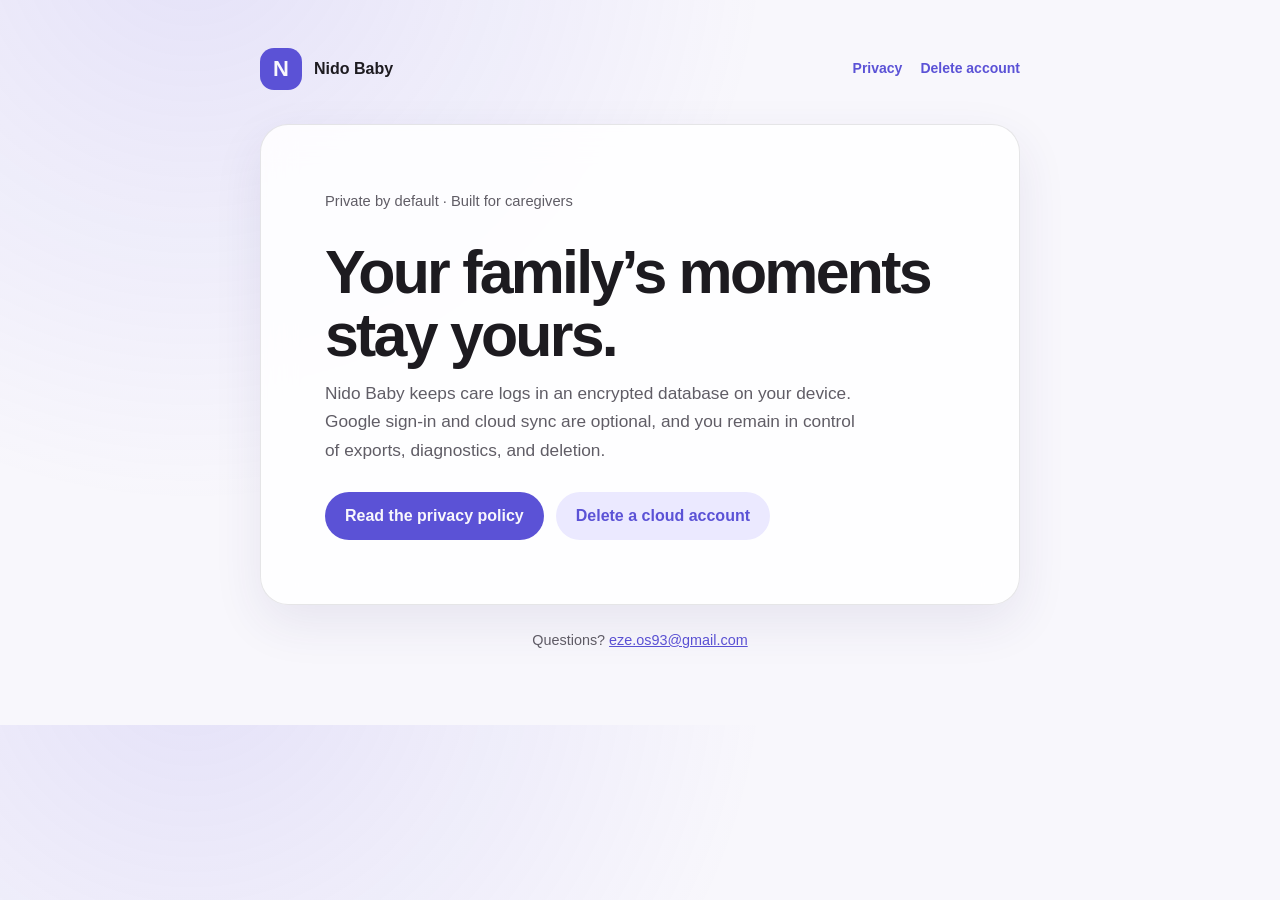
<file: index.html>
<!doctype html>
<html lang="en">
<head>
  <meta charset="utf-8">
  <meta name="viewport" content="width=device-width, initial-scale=1">
  <meta name="description" content="Privacy and account controls for Nido Baby.">
  <title>Nido Baby — Privacy & account controls</title>
  <link rel="stylesheet" href="styles.css">
</head>
<body>
  <main>
    <nav>
      <a class="brand" href="./"><span class="mark" aria-hidden="true">N</span>Nido Baby</a>
      <div class="links"><a href="privacy/">Privacy</a><a href="delete-account/">Delete account</a></div>
    </nav>
    <section class="hero">
      <p class="meta">Private by default · Built for caregivers</p>
      <h1>Your family’s moments stay yours.</h1>
      <p class="lede">Nido Baby keeps care logs in an encrypted database on your device. Google sign-in and cloud sync are optional, and you remain in control of exports, diagnostics, and deletion.</p>
      <div class="actions">
        <a class="button" href="privacy/">Read the privacy policy</a>
        <a class="button secondary" href="delete-account/">Delete a cloud account</a>
      </div>
    </section>
    <footer>Questions? <a href="mailto:eze.os93@gmail.com">eze.os93@gmail.com</a></footer>
  </main>
</body>
</html>
</file>
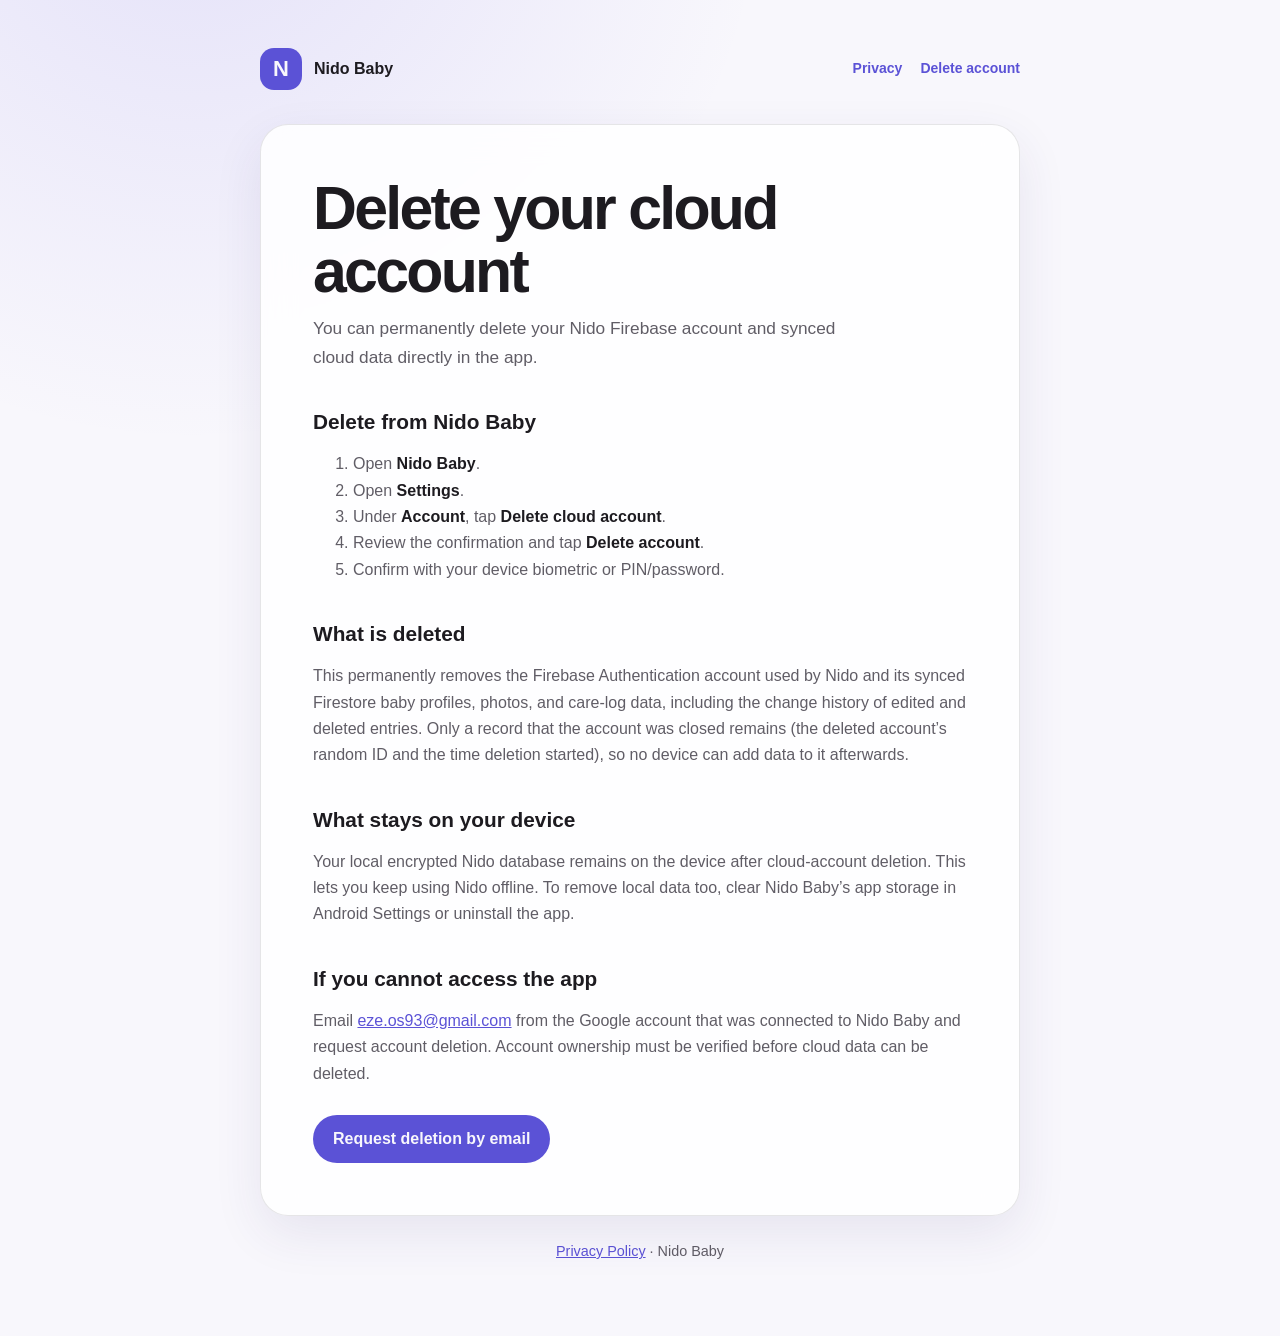
<file: delete-account/index.html>
<!doctype html>
<html lang="en">
<head>
  <meta charset="utf-8">
  <meta name="viewport" content="width=device-width, initial-scale=1">
  <meta name="description" content="How to delete a Nido Baby cloud account and synced data.">
  <title>Delete your account — Nido Baby</title>
  <link rel="stylesheet" href="../styles.css">
</head>
<body>
  <main>
    <nav>
      <a class="brand" href="../"><span class="mark" aria-hidden="true">N</span>Nido Baby</a>
      <div class="links"><a href="../privacy/">Privacy</a><a href="./" aria-current="page">Delete account</a></div>
    </nav>
    <article>
      <h1>Delete your cloud account</h1>
      <p class="lede">You can permanently delete your Nido Firebase account and synced cloud data directly in the app.</p>

      <h2>Delete from Nido Baby</h2>
      <ol>
        <li>Open <strong>Nido Baby</strong>.</li>
        <li>Open <strong>Settings</strong>.</li>
        <li>Under <strong>Account</strong>, tap <strong>Delete cloud account</strong>.</li>
        <li>Review the confirmation and tap <strong>Delete account</strong>.</li>
        <li>Confirm with your device biometric or PIN/password.</li>
      </ol>

      <h2>What is deleted</h2>
      <p>This permanently removes the Firebase Authentication account used by Nido and its synced Firestore baby profiles, photos, and care-log data, including the change history of edited and deleted entries. Only a record that the account was closed remains (the deleted account’s random ID and the time deletion started), so no device can add data to it afterwards.</p>

      <h2>What stays on your device</h2>
      <p>Your local encrypted Nido database remains on the device after cloud-account deletion. This lets you keep using Nido offline. To remove local data too, clear Nido Baby’s app storage in Android Settings or uninstall the app.</p>

      <h2>If you cannot access the app</h2>
      <p>Email <a href="mailto:eze.os93@gmail.com">eze.os93@gmail.com</a> from the Google account that was connected to Nido Baby and request account deletion. Account ownership must be verified before cloud data can be deleted.</p>

      <div class="actions"><a class="button" href="mailto:eze.os93@gmail.com?subject=Nido%20Baby%20account%20deletion">Request deletion by email</a></div>
    </article>
    <footer><a href="../privacy/">Privacy Policy</a> · Nido Baby</footer>
  </main>
</body>
</html>
</file>
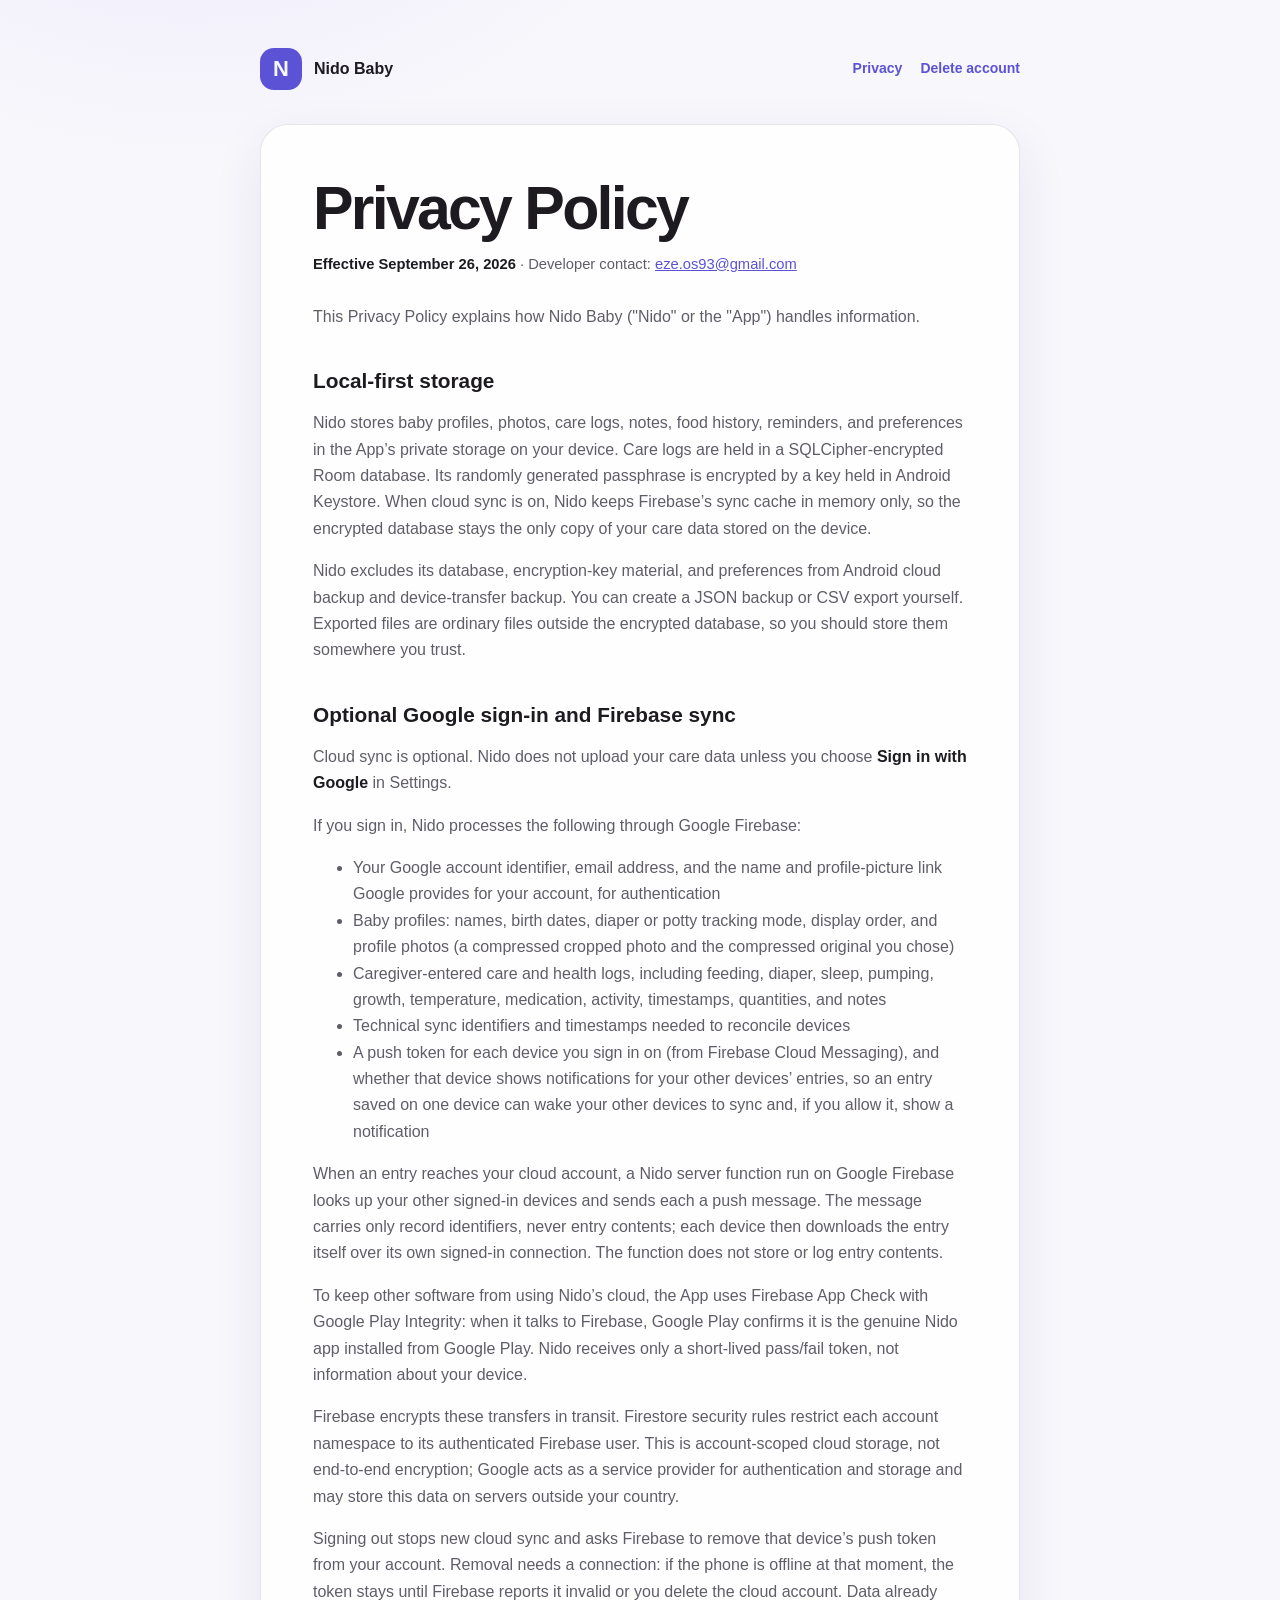
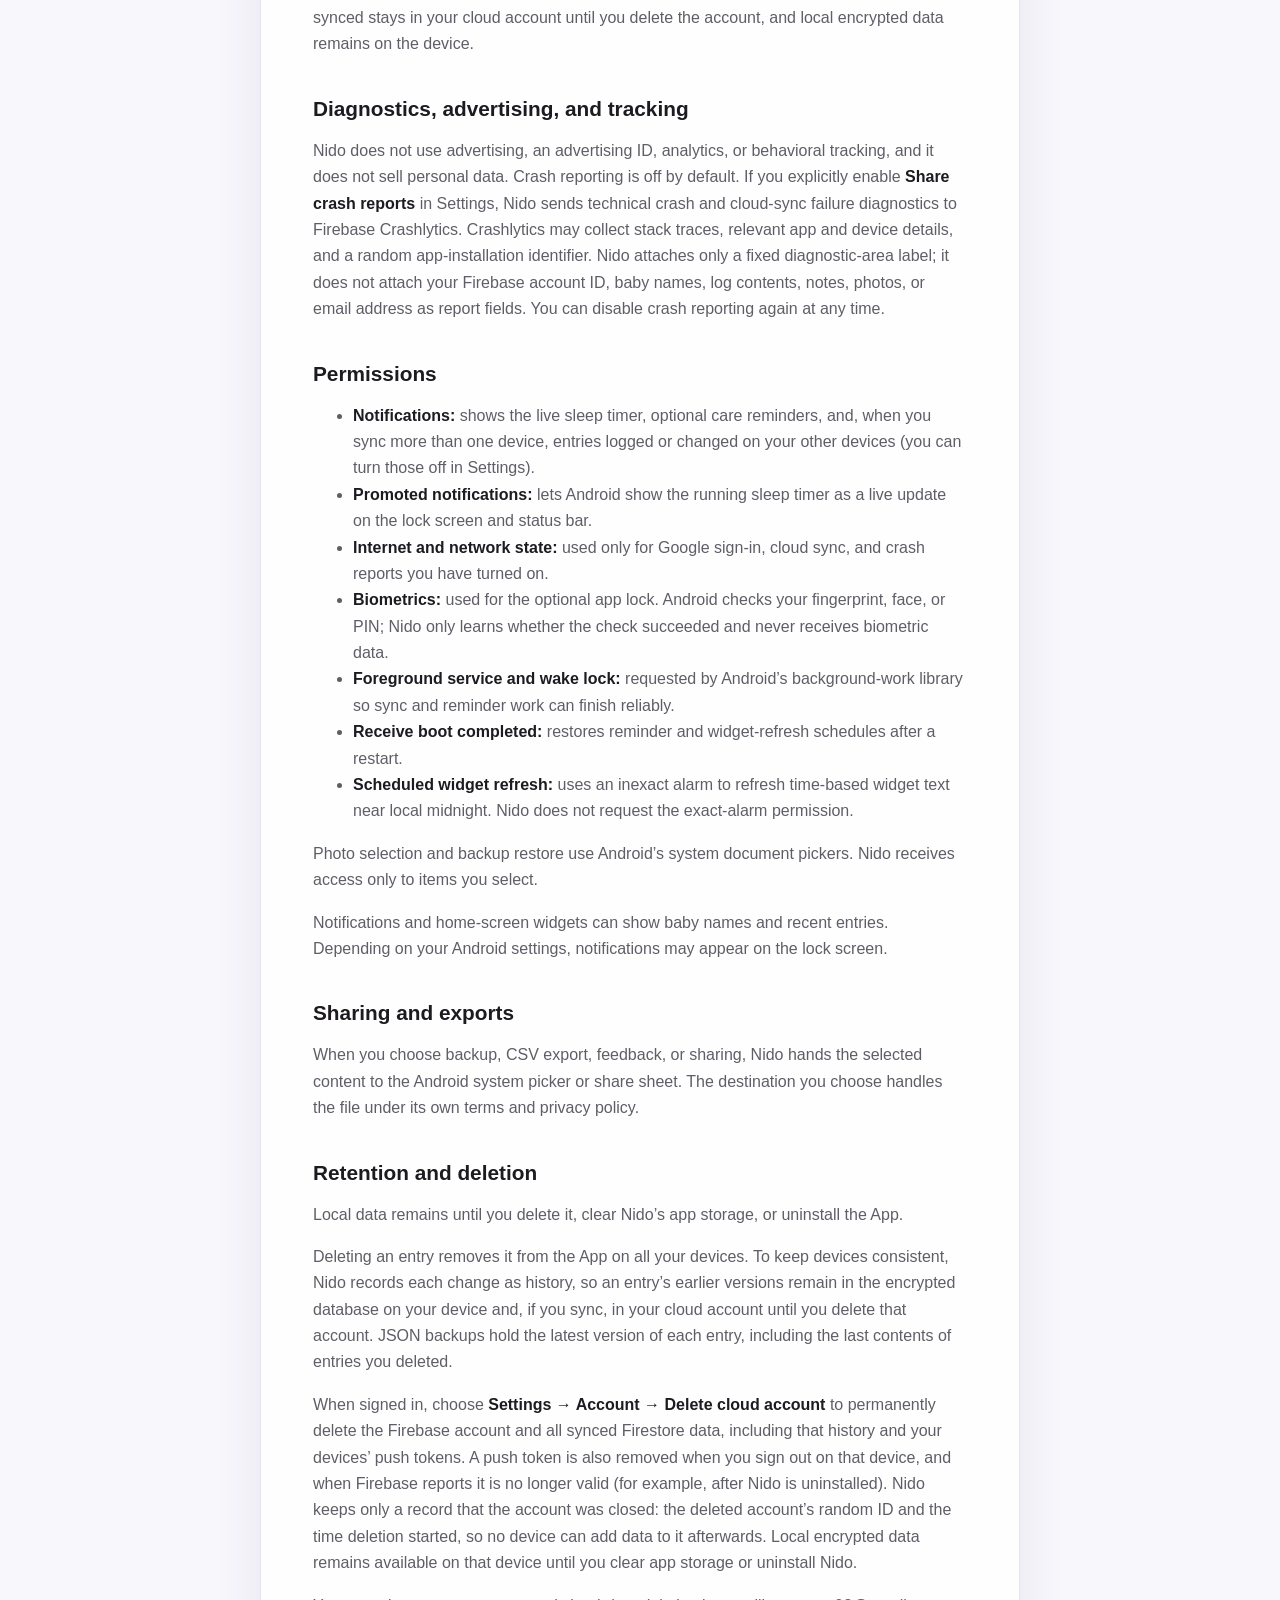
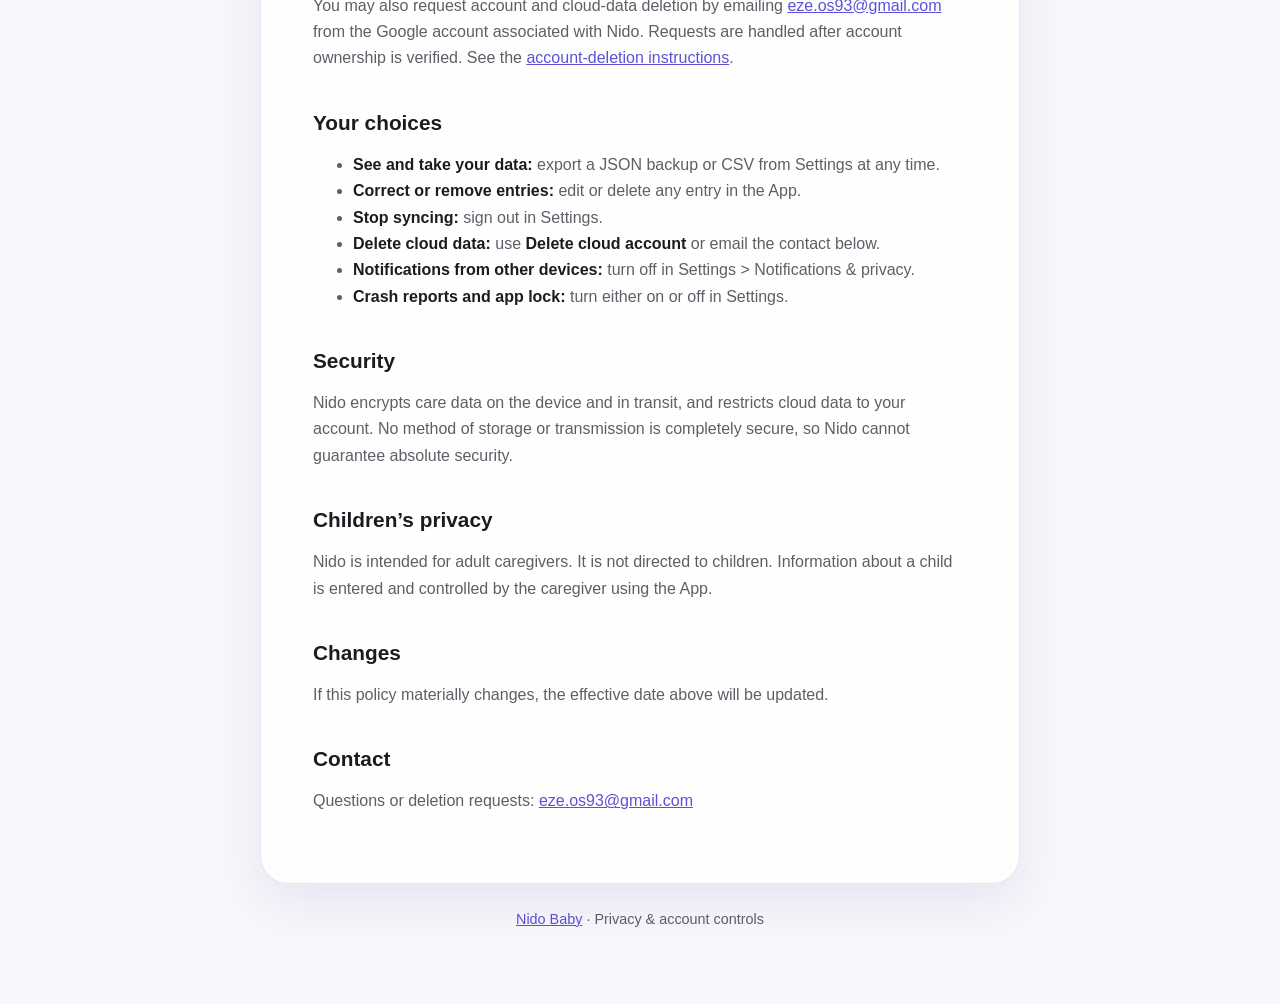
<file: privacy/index.html>
<!doctype html>
<html lang="en">
<head>
  <meta charset="utf-8">
  <meta name="viewport" content="width=device-width, initial-scale=1">
  <meta name="description" content="Nido Baby privacy policy.">
  <title>Privacy Policy — Nido Baby</title>
  <link rel="stylesheet" href="../styles.css">
</head>
<body>
  <main>
    <nav>
      <a class="brand" href="../"><span class="mark" aria-hidden="true">N</span>Nido Baby</a>
      <div class="links"><a href="./" aria-current="page">Privacy</a><a href="../delete-account/">Delete account</a></div>
    </nav>
    <article>
      <h1>Privacy Policy</h1>
      <p class="meta"><strong>Effective September 26, 2026</strong> · Developer contact: <a href="mailto:eze.os93@gmail.com">eze.os93@gmail.com</a></p>

      <p>This Privacy Policy explains how Nido Baby ("Nido" or the "App") handles information.</p>
      <h2>Local-first storage</h2>
      <p>Nido stores baby profiles, photos, care logs, notes, food history, reminders, and preferences in the App’s private storage on your device. Care logs are held in a SQLCipher-encrypted Room database. Its randomly generated passphrase is encrypted by a key held in Android Keystore. When cloud sync is on, Nido keeps Firebase’s sync cache in memory only, so the encrypted database stays the only copy of your care data stored on the device.</p>
      <p>Nido excludes its database, encryption-key material, and preferences from Android cloud backup and device-transfer backup. You can create a JSON backup or CSV export yourself. Exported files are ordinary files outside the encrypted database, so you should store them somewhere you trust.</p>
      <h2>Optional Google sign-in and Firebase sync</h2>
      <p>Cloud sync is optional. Nido does not upload your care data unless you choose <strong>Sign in with Google</strong> in Settings.</p>
      <p>If you sign in, Nido processes the following through Google Firebase:</p>
      <ul>
        <li>Your Google account identifier, email address, and the name and profile-picture link Google provides for your account, for authentication</li>
        <li>Baby profiles: names, birth dates, diaper or potty tracking mode, display order, and profile photos (a compressed cropped photo and the compressed original you chose)</li>
        <li>Caregiver-entered care and health logs, including feeding, diaper, sleep, pumping, growth, temperature, medication, activity, timestamps, quantities, and notes</li>
        <li>Technical sync identifiers and timestamps needed to reconcile devices</li>
        <li>A push token for each device you sign in on (from Firebase Cloud Messaging), and whether that device shows notifications for your other devices’ entries, so an entry saved on one device can wake your other devices to sync and, if you allow it, show a notification</li>
      </ul>
      <p>When an entry reaches your cloud account, a Nido server function run on Google Firebase looks up your other signed-in devices and sends each a push message. The message carries only record identifiers, never entry contents; each device then downloads the entry itself over its own signed-in connection. The function does not store or log entry contents.</p>
      <p>To keep other software from using Nido’s cloud, the App uses Firebase App Check with Google Play Integrity: when it talks to Firebase, Google Play confirms it is the genuine Nido app installed from Google Play. Nido receives only a short-lived pass/fail token, not information about your device.</p>
      <p>Firebase encrypts these transfers in transit. Firestore security rules restrict each account namespace to its authenticated Firebase user. This is account-scoped cloud storage, not end-to-end encryption; Google acts as a service provider for authentication and storage and may store this data on servers outside your country.</p>
      <p>Signing out stops new cloud sync and asks Firebase to remove that device’s push token from your account. Removal needs a connection: if the phone is offline at that moment, the token stays until Firebase reports it invalid or you delete the cloud account. Data already synced stays in your cloud account until you delete the account, and local encrypted data remains on the device.</p>
      <h2>Diagnostics, advertising, and tracking</h2>
      <p>Nido does not use advertising, an advertising ID, analytics, or behavioral tracking, and it does not sell personal data. Crash reporting is off by default. If you explicitly enable <strong>Share crash reports</strong> in Settings, Nido sends technical crash and cloud-sync failure diagnostics to Firebase Crashlytics. Crashlytics may collect stack traces, relevant app and device details, and a random app-installation identifier. Nido attaches only a fixed diagnostic-area label; it does not attach your Firebase account ID, baby names, log contents, notes, photos, or email address as report fields. You can disable crash reporting again at any time.</p>
      <h2>Permissions</h2>
      <ul>
        <li><strong>Notifications:</strong> shows the live sleep timer, optional care reminders, and, when you sync more than one device, entries logged or changed on your other devices (you can turn those off in Settings).</li>
        <li><strong>Promoted notifications:</strong> lets Android show the running sleep timer as a live update on the lock screen and status bar.</li>
        <li><strong>Internet and network state:</strong> used only for Google sign-in, cloud sync, and crash reports you have turned on.</li>
        <li><strong>Biometrics:</strong> used for the optional app lock. Android checks your fingerprint, face, or PIN; Nido only learns whether the check succeeded and never receives biometric data.</li>
        <li><strong>Foreground service and wake lock:</strong> requested by Android’s background-work library so sync and reminder work can finish reliably.</li>
        <li><strong>Receive boot completed:</strong> restores reminder and widget-refresh schedules after a restart.</li>
        <li><strong>Scheduled widget refresh:</strong> uses an inexact alarm to refresh time-based widget text near local midnight. Nido does not request the exact-alarm permission.</li>
      </ul>
      <p>Photo selection and backup restore use Android’s system document pickers. Nido receives access only to items you select.</p>
      <p>Notifications and home-screen widgets can show baby names and recent entries. Depending on your Android settings, notifications may appear on the lock screen.</p>
      <h2>Sharing and exports</h2>
      <p>When you choose backup, CSV export, feedback, or sharing, Nido hands the selected content to the Android system picker or share sheet. The destination you choose handles the file under its own terms and privacy policy.</p>
      <h2>Retention and deletion</h2>
      <p>Local data remains until you delete it, clear Nido’s app storage, or uninstall the App.</p>
      <p>Deleting an entry removes it from the App on all your devices. To keep devices consistent, Nido records each change as history, so an entry’s earlier versions remain in the encrypted database on your device and, if you sync, in your cloud account until you delete that account. JSON backups hold the latest version of each entry, including the last contents of entries you deleted.</p>
      <p>When signed in, choose <strong>Settings → Account → Delete cloud account</strong> to permanently delete the Firebase account and all synced Firestore data, including that history and your devices’ push tokens. A push token is also removed when you sign out on that device, and when Firebase reports it is no longer valid (for example, after Nido is uninstalled). Nido keeps only a record that the account was closed: the deleted account’s random ID and the time deletion started, so no device can add data to it afterwards. Local encrypted data remains available on that device until you clear app storage or uninstall Nido.</p>
      <p>You may also request account and cloud-data deletion by emailing <a href="mailto:eze.os93@gmail.com">eze.os93@gmail.com</a> from the Google account associated with Nido. Requests are handled after account ownership is verified. See the <a href="../delete-account/">account-deletion instructions</a>.</p>
      <h2>Your choices</h2>
      <ul>
        <li><strong>See and take your data:</strong> export a JSON backup or CSV from Settings at any time.</li>
        <li><strong>Correct or remove entries:</strong> edit or delete any entry in the App.</li>
        <li><strong>Stop syncing:</strong> sign out in Settings.</li>
        <li><strong>Delete cloud data:</strong> use <strong>Delete cloud account</strong> or email the contact below.</li>
        <li><strong>Notifications from other devices:</strong> turn off in Settings &gt; Notifications &amp; privacy.</li>
        <li><strong>Crash reports and app lock:</strong> turn either on or off in Settings.</li>
      </ul>
      <h2>Security</h2>
      <p>Nido encrypts care data on the device and in transit, and restricts cloud data to your account. No method of storage or transmission is completely secure, so Nido cannot guarantee absolute security.</p>
      <h2>Children’s privacy</h2>
      <p>Nido is intended for adult caregivers. It is not directed to children. Information about a child is entered and controlled by the caregiver using the App.</p>
      <h2>Changes</h2>
      <p>If this policy materially changes, the effective date above will be updated.</p>
      <h2>Contact</h2>
      <p>Questions or deletion requests: <a href="mailto:eze.os93@gmail.com">eze.os93@gmail.com</a></p>
    </article>
    <footer><a href="../">Nido Baby</a> · Privacy & account controls</footer>
  </main>
</body>
</html>
</file>
<file: styles.css>
:root {
  color-scheme: light dark;
  --bg: #f8f7fc;
  --surface: rgba(255, 255, 255, 0.86);
  --text: #1d1b20;
  --muted: #605d66;
  --primary: #5b52d6;
  --primary-soft: #ebe9ff;
  --border: rgba(52, 49, 61, 0.12);
  --shadow: 0 18px 50px rgba(52, 43, 109, 0.09);
}

@media (prefers-color-scheme: dark) {
  :root {
    --bg: #111014;
    --surface: rgba(31, 29, 35, 0.92);
    --text: #f0edf4;
    --muted: #c9c4ce;
    --primary: #c3bdff;
    --primary-soft: #292544;
    --border: rgba(239, 235, 244, 0.11);
    --shadow: none;
  }
}

* { box-sizing: border-box; }

body {
  margin: 0;
  background:
    radial-gradient(circle at 15% -10%, rgba(114, 101, 230, 0.15), transparent 36rem),
    var(--bg);
  color: var(--text);
  font: 16px/1.65 -apple-system, BlinkMacSystemFont, "Segoe UI", sans-serif;
}

main {
  width: min(760px, calc(100% - 32px));
  margin: 0 auto;
  padding: 48px 0 72px;
}

nav {
  display: flex;
  align-items: center;
  justify-content: space-between;
  gap: 20px;
  margin-bottom: 34px;
}

.brand {
  display: flex;
  align-items: center;
  gap: 12px;
  color: var(--text);
  font-weight: 750;
  text-decoration: none;
}

.mark {
  display: grid;
  width: 42px;
  height: 42px;
  place-items: center;
  border-radius: 14px;
  background: var(--primary);
  color: var(--bg);
  font-size: 22px;
}

nav .links { display: flex; gap: 18px; }
a { color: var(--primary); }
nav .links a { font-size: 14px; font-weight: 650; text-decoration: none; }

article, .hero {
  border: 1px solid var(--border);
  border-radius: 28px;
  background: var(--surface);
  box-shadow: var(--shadow);
  backdrop-filter: blur(16px);
}

article { padding: clamp(24px, 6vw, 52px); }
.hero { padding: clamp(30px, 7vw, 64px); }

h1 {
  max-width: 18ch;
  margin: 0 0 12px;
  font-size: clamp(2.1rem, 8vw, 3.8rem);
  line-height: 1.03;
  letter-spacing: -0.045em;
}

h2 { margin: 38px 0 8px; font-size: 1.3rem; line-height: 1.25; }
p, li { color: var(--muted); }
.lede { max-width: 56ch; margin: 0; font-size: 1.08rem; }
.meta { margin: 0 0 28px; color: var(--muted); font-size: 0.92rem; }
strong { color: var(--text); }

.actions { display: flex; flex-wrap: wrap; gap: 12px; margin-top: 28px; }
.button {
  display: inline-flex;
  min-height: 48px;
  align-items: center;
  padding: 0 20px;
  border-radius: 999px;
  background: var(--primary);
  color: var(--bg);
  font-weight: 720;
  text-decoration: none;
}
.button.secondary { background: var(--primary-soft); color: var(--primary); }

footer { margin-top: 24px; color: var(--muted); font-size: 0.9rem; text-align: center; }

@media (max-width: 560px) {
  main { padding-top: 24px; }
  nav { align-items: flex-start; }
  nav .links { flex-direction: column; gap: 4px; text-align: right; }
  article { border-radius: 22px; }
}
</file>
